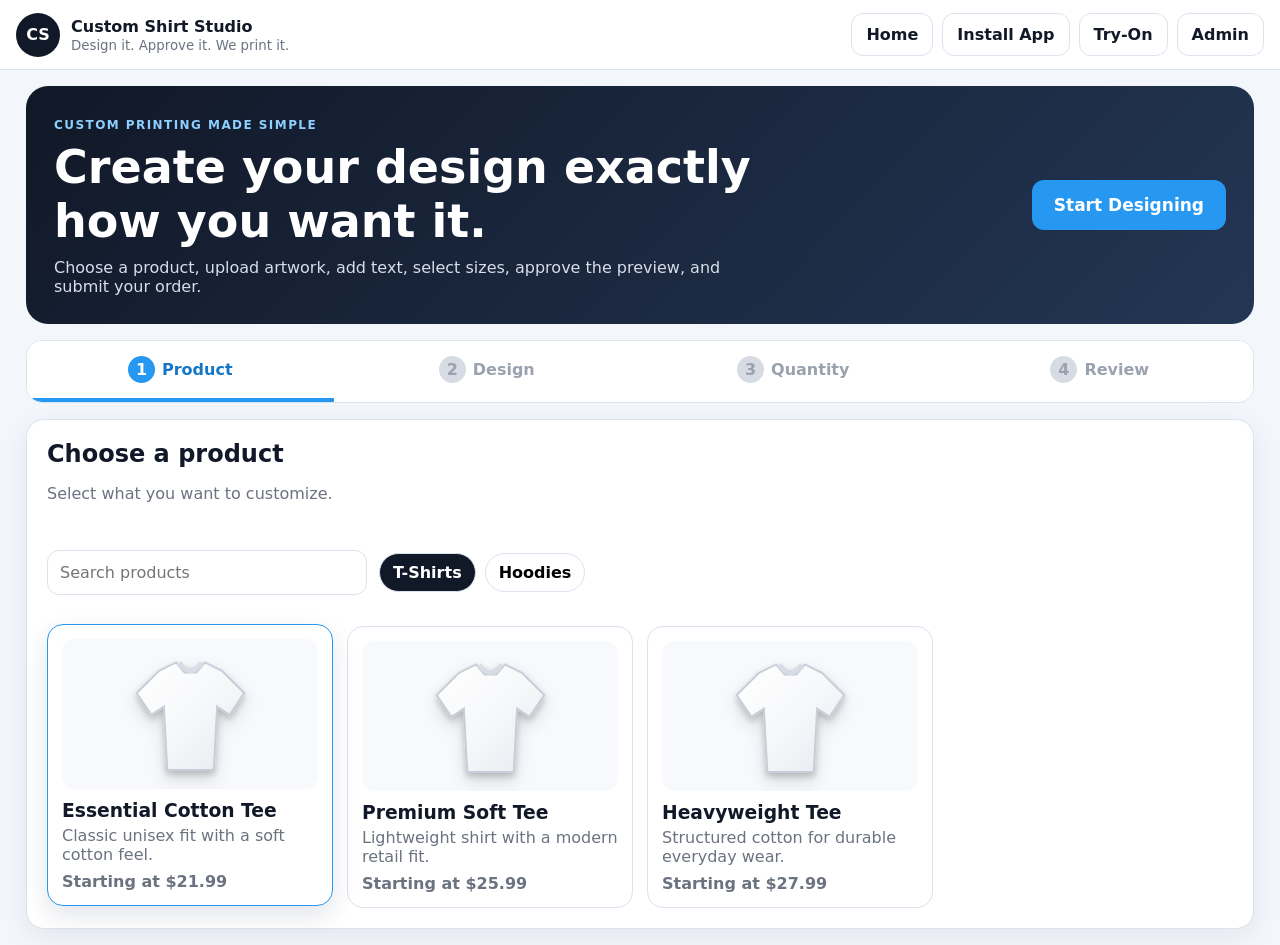
<file: index.html>
<!doctype html>
<html lang="en">
<head>
  <meta charset="utf-8">
  <meta name="viewport" content="width=device-width,initial-scale=1,viewport-fit=cover">
  <meta name="theme-color" content="#111827">
  <meta name="description" content="Design and order custom apparel from your phone or computer.">
  <link rel="manifest" href="manifest.json">
  <link rel="icon" href="icons/icon-192.svg">
  <link rel="apple-touch-icon" href="icons/icon-192.svg">
  <link rel="stylesheet" href="styles.css">
  <title>Custom Shirt Studio</title>
</head>
<body>
<header class="topbar">
  <div class="brand">
    <div class="logo">CS</div>
    <div><strong id="brandName">Custom Shirt Studio</strong><small>Design it. Approve it. We print it.</small></div>
  </div>
  <div class="top-actions">
    <button id="homeBtn" class="btn ghost">Home</button>
    <button id="installBtn" class="btn ghost" hidden>Install App</button>
    <a class="btn ghost" href="tryon.html">Try-On</a><a class="btn ghost" href="admin.html">Admin</a>
  </div>
</header>

<main class="shell">
  <section class="hero">
    <div>
      <span class="eyebrow">CUSTOM PRINTING MADE SIMPLE</span>
      <h1>Create your design exactly how you want it.</h1>
      <p>Choose a product, upload artwork, add text, select sizes, approve the preview, and submit your order.</p>
    </div>
    <button id="startDesignBtn" class="btn primary large">Start Designing</button>
  </section>

  <nav class="steps" aria-label="Order steps">
    <button class="step active" data-step="1"><span>1</span>Product</button>
    <button class="step" data-step="2"><span>2</span>Design</button>
    <button class="step" data-step="3"><span>3</span>Quantity</button>
    <button class="step" data-step="4"><span>4</span>Review</button>
  </nav>

  <section id="panel1" class="panel active">
    <div class="card section-card">
      <div class="section-head"><div><h2>Choose a product</h2><p>Select what you want to customize.</p></div></div>
      <div class="catalog-tools"><input id="productSearch" placeholder="Search products"><div id="categoryTabs" class="category-tabs"></div></div>
      <div id="productGrid" class="product-grid"></div>
    </div>
  </section>

  <section id="panel2" class="panel">
    <div class="designer-layout">
      <aside class="card controls">
        <h2>Customize</h2>
        <div class="selected-product">
          <div id="selectedProductThumb" class="mini-product"></div>
          <div><strong id="selectedProductName">Classic T-Shirt</strong><small id="selectedProductPrice">Starting at $31.99</small></div>
        </div>

        <label>Garment color
          <div id="swatches" class="swatches"></div>
        </label>

        <div class="print-location-grid">
          <button class="side active" data-side="front">Front</button>
          <button class="side" data-side="back">Back</button>
          <button class="side" data-side="leftChest">Left Chest</button>
          <button class="side" data-side="rightChest">Right Chest</button>
          <button class="side" data-side="leftSleeve">Left Sleeve</button>
          <button class="side" data-side="rightSleeve">Right Sleeve</button>
        </div>

        <button id="uploadBtn" class="btn primary full">Upload Artwork</button>
        <input id="fileInput" type="file" accept="image/png,image/jpeg,image/webp,image/svg+xml" hidden>

        <div class="text-studio">
          <div class="tool-heading"><strong>Text Studio</strong><span>Add as many text layers as needed</span></div>
          <textarea id="textInput" rows="2" placeholder="Type your text"></textarea>
          <div class="two">
            <select id="fontSelect" aria-label="Font">
              <option value="Arial">Arial</option>
              <option value="Impact">Impact</option>
              <option value="Georgia">Georgia</option>
              <option value="Trebuchet MS">Trebuchet</option>
              <option value="Courier New">Courier</option>
              <option value="Verdana">Verdana</option>
              <option value="Tahoma">Tahoma</option>
              <option value="Times New Roman">Times New Roman</option>
              <option value="Comic Sans MS">Comic Sans</option>
              <option value="Arial Black">Arial Black</option>
              <option value="Brush Script MT">Brush Script</option>
              <option value="Lucida Handwriting">Handwriting</option>
            </select>
            <input id="textColor" type="color" value="#111111" aria-label="Text color">
          </div>
          <div class="text-format-row">
            <button id="boldBtn" class="format-btn active" type="button"><b>B</b></button>
            <button id="italicBtn" class="format-btn" type="button"><i>I</i></button>
            <button id="underlineBtn" class="format-btn" type="button"><u>U</u></button>
            <button class="align-btn format-btn active" data-align="center" type="button">Center</button>
          </div>
          <div class="two">
            <label class="compact-label">Outline color<input id="textOutlineColor" type="color" value="#ffffff"></label>
            <label class="compact-label">Shadow color<input id="textShadowColor" type="color" value="#000000"></label>
          </div>
          <div class="two">
            <label class="compact-label">Outline<input id="textOutlineSize" type="number" min="0" max="24" value="0"></label>
            <label class="compact-label">Shadow blur<input id="shadowBlur" type="number" min="0" max="40" value="0"></label>
          </div>
          <label class="compact-label">Letter spacing<input id="letterSpacing" type="range" min="-5" max="30" value="0"></label>
          <label class="compact-label">Curve<input id="curveRange" type="range" min="-160" max="160" value="0"></label>
          <button id="addTextBtn" class="btn soft full">Add New Text Layer</button>
          <button id="updateTextBtn" class="btn ghost full" type="button">Update Selected Text</button>
        </div>

        <div class="selected-box">
          <h3>Selected item</h3>
          <div class="selection-actions">
            <button id="lockBtn" class="btn ghost" type="button">Lock</button>
            <button id="hideBtn" class="btn ghost" type="button">Hide</button>
            <button id="flipHBtn" class="btn ghost" type="button">Flip H</button>
            <button id="flipVBtn" class="btn ghost" type="button">Flip V</button>
          </div>
          <div class="two">
            <button id="centerHBtn" class="btn ghost">Center Horizontally</button>
            <button id="centerVBtn" class="btn ghost">Center Vertically</button>
          </div>
          <label>Size<input id="sizeRange" type="range" min="30" max="300" value="110"></label>
          <label>Rotate<input id="rotateRange" type="range" min="-180" max="180" value="0"></label>
          <label>Opacity<input id="opacityRange" type="range" min="20" max="100" value="100"></label>
          <div class="two">
            <button id="duplicateBtn" class="btn soft">Duplicate</button>
            <button id="deleteBtn" class="btn danger">Delete</button>
          </div>
          <div class="two">
            <button id="undoBtn" class="btn ghost">Undo</button>
            <button id="redoBtn" class="btn ghost">Redo</button>
          </div>
          <div class="two">
            <button id="bringFrontBtn" class="btn ghost" type="button">Bring Forward</button>
            <button id="sendBackBtn" class="btn ghost" type="button">Send Back</button>
          </div>
        </div>
        <div class="layers-panel">
          <div class="layers-head"><h3>Layers</h3><span id="layerCount">0</span></div>
          <div id="layersList" class="layers-list"></div>
        </div>
      </aside>

      <section class="card designer">
        <div class="designer-head">
          <div><h2 id="designerProductTitle">Classic T-Shirt</h2><p id="sideTitle">Front preview</p></div>
          <div class="top-actions"><button id="zoomOutBtn" class="btn ghost">−</button><span id="zoomLabel" class="zoom-label">100%</span><button id="zoomInBtn" class="btn ghost">+</button><button id="exportPrintBtn" class="btn ghost">Export Print PNG</button><button id="clearBtn" class="btn ghost">Clear side</button></div>
        </div>
        <div class="shirt-area">
          <div id="mockupWrap" class="mockup-wrap">
            <div id="garmentMockup" class="garment-photo-stage tee">
              <img id="garmentPhoto" class="garment-photo" src="assets/tee-realistic.svg" alt="Realistic T-shirt mockup">
              <div id="garmentTint" class="garment-tint"></div>
              <div class="print-zone">
                <div class="safe-area-label">PRINT AREA</div>
                <canvas id="designCanvas" width="700" height="840"></canvas>
              </div>
            </div>
          </div>
        </div>
        <p class="helper">Click an item to select it. Drag the center to move, drag a blue corner to resize, and drag the round top handle to rotate.</p>
      </section>
    </div>
    <div class="footer-actions">
      <button class="btn ghost" data-go="1">Back</button>
      <button id="saveBtn" class="btn ghost">Save Design</button>
      <button class="btn primary" data-go="3">Choose Sizes</button>
    </div>
  </section>

  <section id="panel3" class="panel">
    <div class="card quantity">
      <h2>Choose sizes and quantities</h2>
      <p>Pricing updates automatically based on the total number of items.</p>
      <div class="audience-tabs">
        <button class="audience active" data-audience="Adult">Adult</button>
        <button class="audience" data-audience="Youth">Youth</button>
      </div>
      <div id="sizeGrid" class="size-grid"></div>
      <div class="price-card">
        <div><span>Total items</span><strong id="totalQty">0</strong></div>
        <div><span>Price per item</span><strong id="unitPrice">$0.00</strong></div>
        <div><span>Print areas</span><strong id="printAreaCount">0</strong></div>
        <div class="price-total"><span>Estimated total</span><strong id="totalPrice">$0.00</strong></div>
      </div>
      <div class="footer-actions">
        <button class="btn ghost" data-go="2">Back to Design</button>
        <button id="toReviewBtn" class="btn primary">Review Order</button>
      </div>
    </div>
  </section>

  <section id="panel4" class="panel">
    <div class="review-layout">
      <section class="card review-card">
        <h2>Review your design</h2>
        <div class="preview-grid">
          <div><h3>Front</h3><img id="frontPreview" alt="Front preview"></div>
          <div><h3>Back</h3><img id="backPreview" alt="Back preview"></div>
          <div><h3>Left Chest</h3><img id="leftChestPreview" alt="Left chest preview"></div>
          <div><h3>Right Chest</h3><img id="rightChestPreview" alt="Right chest preview"></div>
          <div><h3>Left Sleeve</h3><img id="leftSleevePreview" alt="Left sleeve preview"></div>
          <div><h3>Right Sleeve</h3><img id="rightSleevePreview" alt="Right sleeve preview"></div>
        </div>
      </section>

      <aside class="card summary">
        <h2>Order Summary</h2>
        <div class="summary-line"><span>Product</span><strong id="summaryProduct"></strong></div>
        <div class="summary-line"><span>Color</span><strong id="summaryColor"></strong></div>
        <div class="summary-line"><span>Quantity</span><strong id="summaryQty"></strong></div>
        <div class="summary-line"><span>Sizes</span><strong id="summarySizes"></strong></div>
        <div class="summary-line"><span>Fulfillment</span><strong id="summaryFulfillment"></strong></div>
        <div class="summary-line total"><span>Total</span><strong id="summaryTotal"></strong></div>

        <label class="approval"><input id="approvalCheck" type="checkbox"><span>I approve the artwork, spelling, placement, garment color, and size quantities shown.</span></label>

        <div class="stack">
          <input id="customerName" placeholder="Full name">
          <input id="customerEmail" type="email" placeholder="Email address">
          <input id="customerPhone" type="tel" placeholder="Phone number">
          <select id="deliveryMethod">
            <option value="Store pickup">Store pickup</option>
            <option value="Shipping">Shipping</option>
            <option value="Local delivery">Local delivery</option>
          </select>
          <textarea id="orderNotes" placeholder="Order notes"></textarea><div class="two"><input id="couponInput" placeholder="Coupon code"><button id="applyCouponBtn" class="btn soft">Apply</button></div><div id="couponMessage" class="coupon-message"></div>
        </div>

        <button id="placeOrderBtn" class="btn pay full">Place Demo Order</button>
        <p class="demo-note">This package stores orders in the browser. Stripe and cloud storage require your business account keys.</p>
        <button class="btn ghost full" data-go="3">Edit Quantity</button>
      </aside>
    </div>
  </section>
</main>

<div id="toast" class="toast"></div>
<script src="config.js"></script><script src="catalog.js"></script><script src="app.js"></script><script src="click-hotfix.js"></script><script src="designer-v10.js"></script><script src="drag-shirt-fix.js"></script>
</body>
</html>
</file>
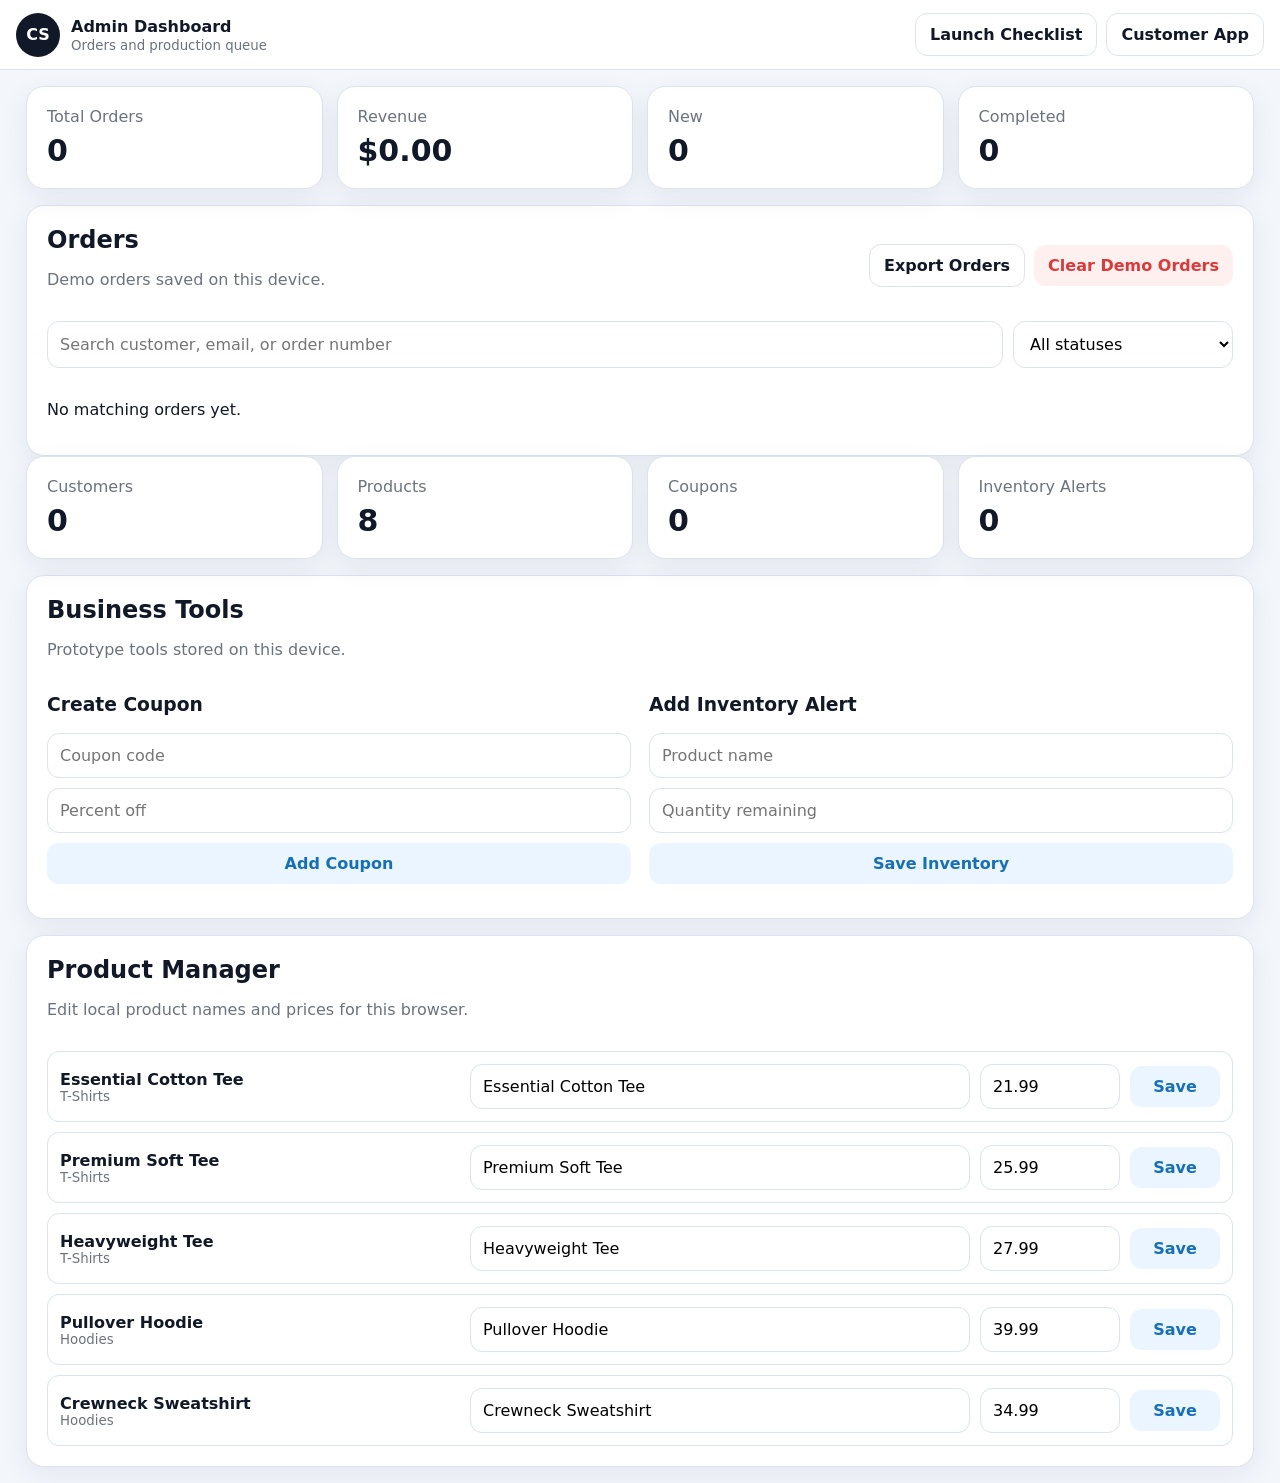
<file: admin.html>
<!doctype html>
<html lang="en">
<head>
  <meta charset="utf-8">
  <meta name="viewport" content="width=device-width,initial-scale=1">
  <meta name="theme-color" content="#111827">
  <link rel="stylesheet" href="styles.css">
  <title>Admin Dashboard</title>
</head>
<body>
<header class="topbar">
  <div class="brand"><div class="logo">CS</div><div><strong>Admin Dashboard</strong><small>Orders and production queue</small></div></div>
  <div class="top-actions"><a class="btn ghost" href="launch-checklist.html">Launch Checklist</a><a class="btn ghost" href="index.html">Customer App</a></div>
</header>
<main class="shell">
  <section class="admin-stats">
    <div class="stat card"><span>Total Orders</span><strong id="statOrders">0</strong></div>
    <div class="stat card"><span>Revenue</span><strong id="statRevenue">$0.00</strong></div>
    <div class="stat card"><span>New</span><strong id="statNew">0</strong></div>
    <div class="stat card"><span>Completed</span><strong id="statCompleted">0</strong></div>
  </section>

  <section class="card section-card">
    <div class="section-head">
      <div><h2>Orders</h2><p>Demo orders saved on this device.</p></div>
      <div class="top-actions">
        <button id="exportBtn" class="btn ghost">Export Orders</button>
        <button id="clearOrdersBtn" class="btn danger">Clear Demo Orders</button>
      </div>
    </div>
    <div class="admin-filters">
      <input id="searchOrders" placeholder="Search customer, email, or order number">
      <select id="statusFilter">
        <option value="">All statuses</option>
        <option>New</option><option>Artwork Check</option><option>Printing</option><option>Ready</option><option>Completed</option>
      </select>
    </div>
    <div id="ordersList" class="orders-list"></div>
  </section>

<section class="admin-stats">
  <div class="stat card"><span>Customers</span><strong id="statCustomers">0</strong></div>
  <div class="stat card"><span>Products</span><strong id="statProducts">8</strong></div>
  <div class="stat card"><span>Coupons</span><strong id="statCoupons">0</strong></div>
  <div class="stat card"><span>Inventory Alerts</span><strong id="statInventory">0</strong></div>
</section>

<section class="card section-card" style="margin-top:16px">
  <div class="section-head"><div><h2>Business Tools</h2><p>Prototype tools stored on this device.</p></div></div>
  <div class="admin-tools-grid">
    <div>
      <h3>Create Coupon</h3>
      <div class="stack">
        <input id="couponCode" placeholder="Coupon code">
        <input id="couponPercent" type="number" min="1" max="100" placeholder="Percent off">
        <button id="addCouponBtn" class="btn soft">Add Coupon</button>
      </div>
      <div id="couponList" class="mini-list"></div>
    </div>
    <div>
      <h3>Add Inventory Alert</h3>
      <div class="stack">
        <input id="inventoryProduct" placeholder="Product name">
        <input id="inventoryQty" type="number" min="0" placeholder="Quantity remaining">
        <button id="addInventoryBtn" class="btn soft">Save Inventory</button>
      </div>
      <div id="inventoryList" class="mini-list"></div>
    </div>
  </div>
</section>


<section class="card section-card" style="margin-top:16px">
  <div class="section-head"><div><h2>Product Manager</h2><p>Edit local product names and prices for this browser.</p></div></div>
  <div id="productAdminList" class="product-admin-list"></div>
</section>
</main>

<script src="config.js"></script><script src="catalog.js"></script><script src="admin.js"></script>
</body>
</html>
</file>
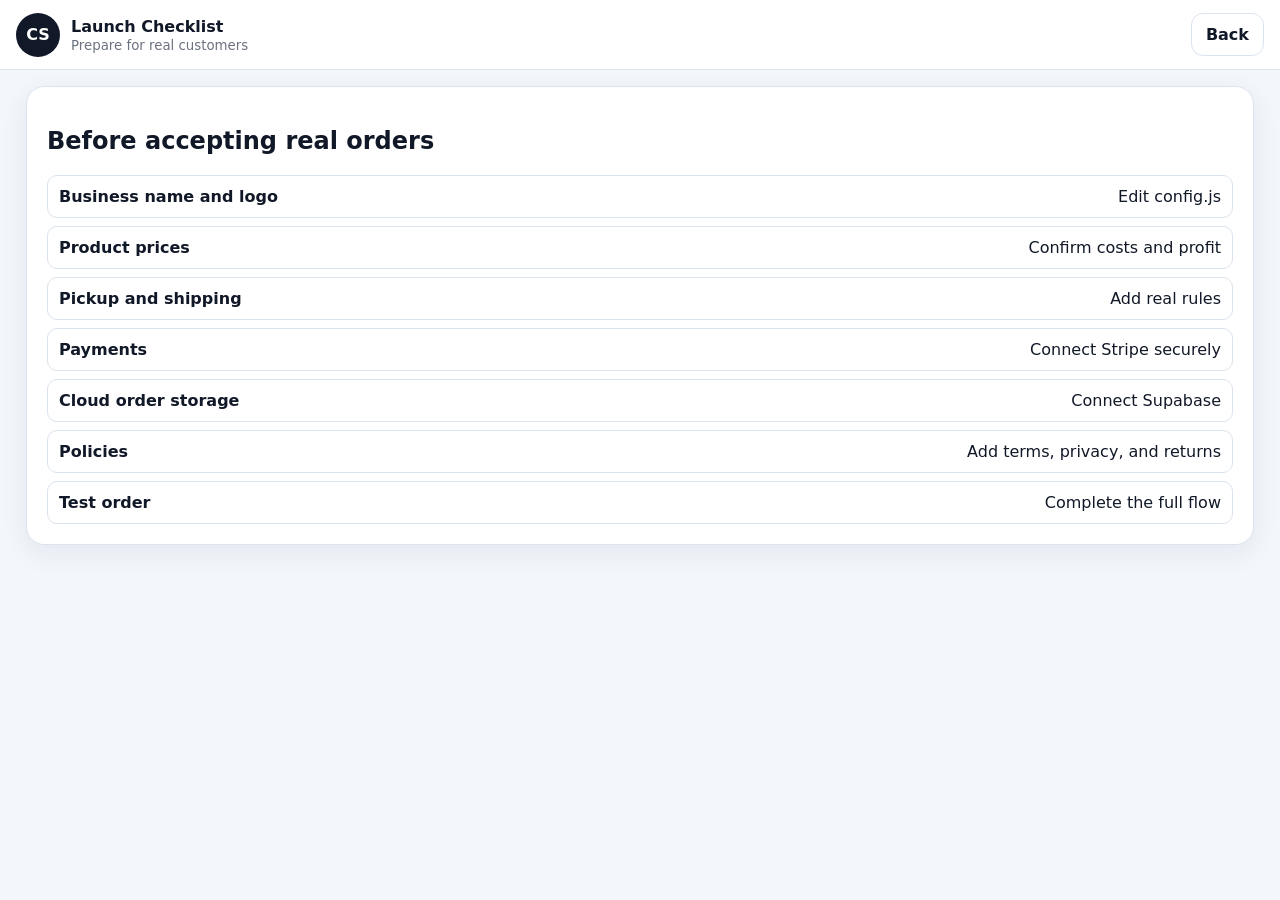
<file: launch-checklist.html>
<!doctype html><html><head><meta charset="utf-8"><meta name="viewport" content="width=device-width,initial-scale=1"><link rel="stylesheet" href="styles.css"><title>Launch Checklist</title></head>
<body><header class="topbar"><div class="brand"><div class="logo">CS</div><div><strong>Launch Checklist</strong><small>Prepare for real customers</small></div></div><a class="btn ghost" href="index.html">Back</a></header>
<main class="shell"><section class="card section-card"><h2>Before accepting real orders</h2>
<div class="mini-list">
<div class="mini-row"><strong>Business name and logo</strong><span>Edit config.js</span></div>
<div class="mini-row"><strong>Product prices</strong><span>Confirm costs and profit</span></div>
<div class="mini-row"><strong>Pickup and shipping</strong><span>Add real rules</span></div>
<div class="mini-row"><strong>Payments</strong><span>Connect Stripe securely</span></div>
<div class="mini-row"><strong>Cloud order storage</strong><span>Connect Supabase</span></div>
<div class="mini-row"><strong>Policies</strong><span>Add terms, privacy, and returns</span></div>
<div class="mini-row"><strong>Test order</strong><span>Complete the full flow</span></div>
</div></section></main></body></html>
</file>
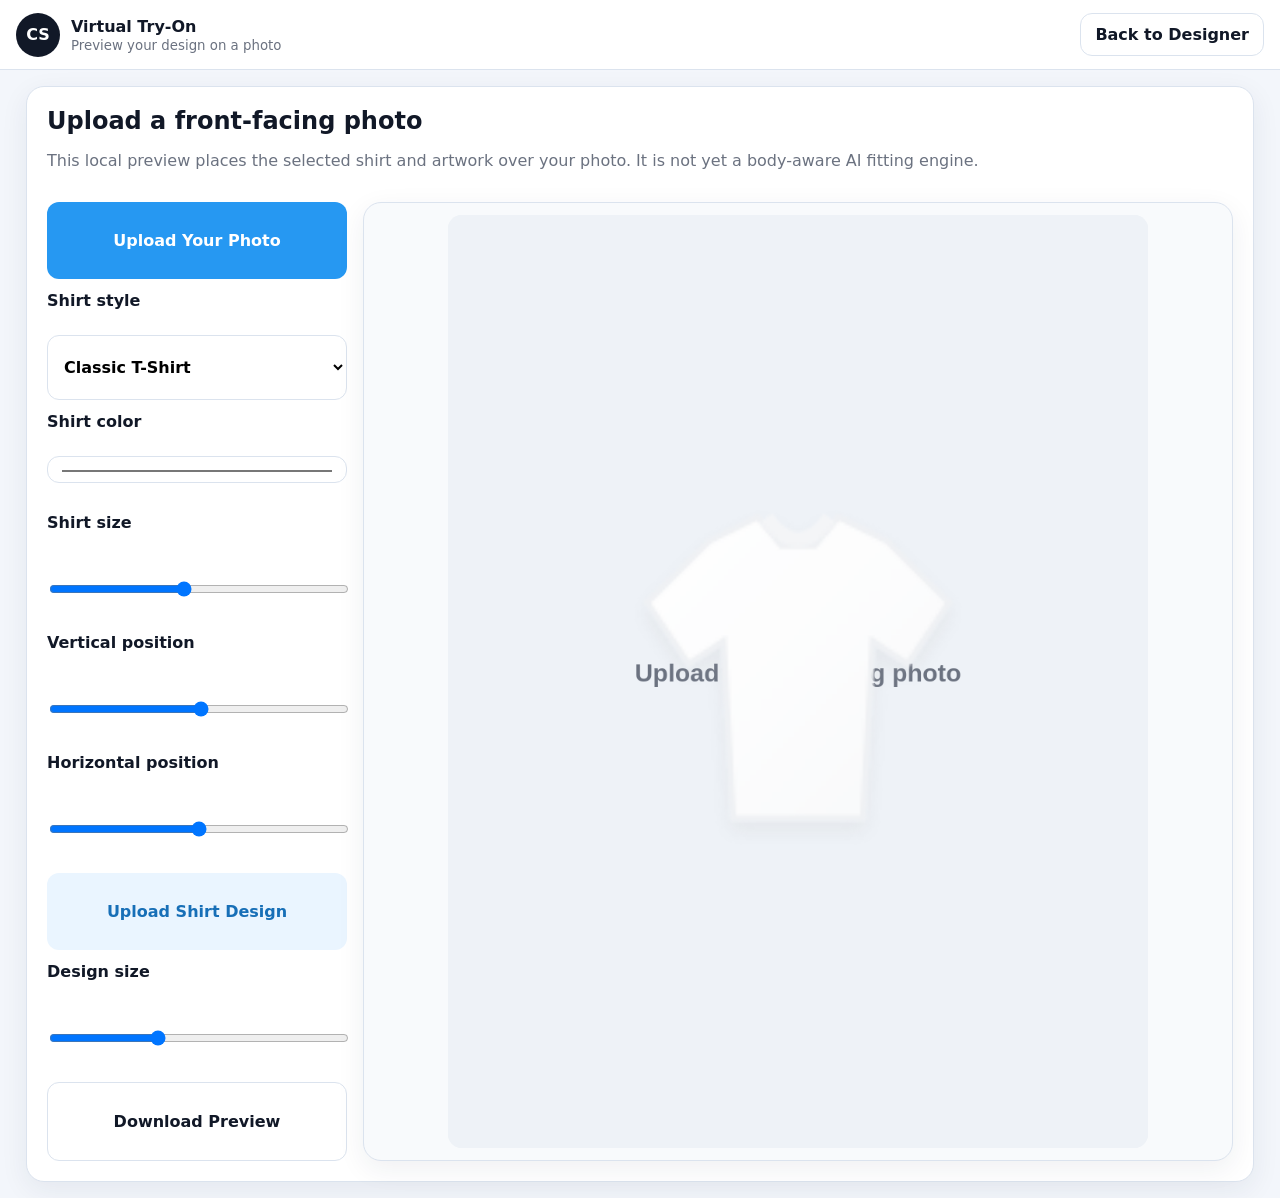
<file: tryon.html>
<!doctype html>
<html lang="en">
<head>
<meta charset="utf-8">
<meta name="viewport" content="width=device-width,initial-scale=1,viewport-fit=cover">
<meta name="theme-color" content="#111827">
<link rel="stylesheet" href="styles.css">
<title>Virtual Try-On</title>
</head>
<body>
<header class="topbar">
  <div class="brand"><div class="logo">CS</div><div><strong>Virtual Try-On</strong><small>Preview your design on a photo</small></div></div>
  <div class="top-actions"><a class="btn ghost" href="index.html">Back to Designer</a></div>
</header>

<main class="shell">
  <section class="card section-card">
    <div class="section-head">
      <div>
        <h2>Upload a front-facing photo</h2>
        <p>This local preview places the selected shirt and artwork over your photo. It is not yet a body-aware AI fitting engine.</p>
      </div>
    </div>

    <div class="tryon-layout">
      <aside class="tryon-controls">
        <button id="personUploadBtn" class="btn primary full">Upload Your Photo</button>
        <input id="personFile" type="file" accept="image/png,image/jpeg,image/webp" hidden>

        <label>Shirt style
          <select id="tryonProduct">
            <option value="assets/tee-realistic.svg">Classic T-Shirt</option>
            <option value="assets/hoodie-realistic.svg">Pullover Hoodie</option>
          </select>
        </label>

        <label>Shirt color
          <input id="shirtTint" type="color" value="#ffffff">
        </label>

        <label>Shirt size
          <input id="shirtScale" type="range" min="25" max="100" value="58">
        </label>

        <label>Vertical position
          <input id="shirtY" type="range" min="10" max="85" value="48">
        </label>

        <label>Horizontal position
          <input id="shirtX" type="range" min="15" max="85" value="50">
        </label>

        <button id="designUploadBtn" class="btn soft full">Upload Shirt Design</button>
        <input id="designFile" type="file" accept="image/png,image/jpeg,image/webp" hidden>

        <label>Design size
          <input id="designScale" type="range" min="8" max="55" value="24">
        </label>

        <button id="downloadTryonBtn" class="btn ghost full">Download Preview</button>
      </aside>

      <section class="tryon-stage card">
        <canvas id="tryonCanvas" width="900" height="1200"></canvas>
      </section>
    </div>
  </section>
</main>

<script src="tryon.js"></script>
</body>
</html>
</file>
<file: styles.css>
:root{--ink:#111827;--muted:#6b7280;--line:#dbe3ee;--bg:#f3f6fb;--card:#fff;--blue:#2698f2;--blue2:#1476c9;--danger:#d93a3a;--shirt:#fff}
*{box-sizing:border-box}body{margin:0;font-family:Inter,system-ui,-apple-system,BlinkMacSystemFont,"Segoe UI",sans-serif;color:var(--ink);background:var(--bg)}button,input,select,textarea{font:inherit}button{cursor:pointer}
.topbar{position:sticky;top:0;z-index:30;min-height:70px;display:flex;align-items:center;justify-content:space-between;gap:16px;padding:12px max(16px,env(safe-area-inset-right)) 12px max(16px,env(safe-area-inset-left));background:rgba(255,255,255,.96);border-bottom:1px solid var(--line);backdrop-filter:blur(14px)}
.brand{display:flex;align-items:center;gap:11px}.logo{width:44px;height:44px;border-radius:50%;display:grid;place-items:center;background:var(--ink);color:#fff;font-weight:900}.brand strong{display:block}.brand small{display:block;color:var(--muted);margin-top:2px}.top-actions{display:flex;gap:9px;align-items:center}
.btn{border:0;border-radius:12px;padding:11px 14px;font-weight:800;text-decoration:none;display:inline-flex;align-items:center;justify-content:center}.ghost{background:#fff;border:1px solid var(--line);color:var(--ink)}.primary{background:var(--blue);color:#fff}.primary:hover,.pay:hover{background:var(--blue2)}.soft{background:#eaf5ff;color:#176fb7}.danger{background:#fff0f0;color:var(--danger)}.pay{background:var(--ink);color:#fff}.large{padding:15px 22px;font-size:17px}.full{width:100%}
.shell{max-width:1260px;margin:0 auto;padding:16px}.hero{display:flex;align-items:center;justify-content:space-between;gap:24px;background:linear-gradient(135deg,#111827,#233654);color:#fff;border-radius:22px;padding:28px;margin-bottom:16px}.hero h1{margin:7px 0 10px;font-size:clamp(28px,5vw,46px);max-width:750px}.hero p{margin:0;color:#d7deea;max-width:700px}.eyebrow{font-size:12px;letter-spacing:.12em;color:#8dcfff;font-weight:900}
.steps{display:grid;grid-template-columns:repeat(4,1fr);background:#fff;border:1px solid var(--line);border-radius:16px;overflow:hidden;margin-bottom:16px}.step{border:0;background:#fff;padding:15px 8px;color:#9aa2af;font-weight:900;border-bottom:4px solid transparent}.step span{display:inline-grid;place-items:center;width:27px;height:27px;border-radius:50%;background:#d7dce4;margin-right:7px}.step.active{color:var(--blue2);border-color:var(--blue)}.step.active span{background:var(--blue);color:#fff}
.panel{display:none}.panel.active{display:block}.card{background:var(--card);border:1px solid var(--line);border-radius:18px;box-shadow:0 8px 28px rgba(24,40,70,.07)}.section-card,.controls,.designer,.quantity,.review-card,.summary{padding:20px}.section-head{display:flex;justify-content:space-between;gap:16px;align-items:center}.section-head h2,.controls h2,.designer h2,.quantity h2,.summary h2{margin:0}.section-head p,.quantity>p{color:var(--muted)}
.category-tabs{display:flex;flex-wrap:wrap;gap:9px;margin:18px 0}.category{border:1px solid var(--line);background:#fff;padding:9px 13px;border-radius:999px;font-weight:800}.category.active{background:var(--ink);color:#fff}
.product-grid{display:grid;grid-template-columns:repeat(4,1fr);gap:14px}.product-card{border:1px solid var(--line);border-radius:16px;padding:14px;background:#fff;cursor:pointer;transition:.18s}.product-card:hover,.product-card.selected{transform:translateY(-2px);box-shadow:0 10px 24px rgba(24,40,70,.12);border-color:var(--blue)}.product-visual{height:150px;display:grid;place-items:center;background:#f7f9fc;border-radius:13px;margin-bottom:11px}.product-shape{width:95px;height:115px;background:var(--pcolor,#fff);clip-path:polygon(22% 3%,36% 0,42% 7%,58% 7%,64% 0,78% 3%,100% 21%,88% 39%,78% 31%,76% 100%,24% 100%,22% 31%,12% 39%,0 21%);box-shadow:0 8px 18px rgba(0,0,0,.12)}.product-card h3{margin:0 0 5px}.product-card p{margin:0;color:var(--muted)}
.designer-layout{display:grid;grid-template-columns:310px 1fr;gap:16px}.selected-product{display:flex;align-items:center;gap:10px;background:#f7f9fc;padding:10px;border-radius:13px;margin:14px 0}.mini-product{width:45px;height:55px;background:var(--shirt);clip-path:polygon(22% 3%,36% 0,42% 7%,58% 7%,64% 0,78% 3%,100% 21%,88% 39%,78% 31%,76% 100%,24% 100%,22% 31%,12% 39%,0 21%)}.selected-product small{display:block;color:var(--muted)}
.controls label{display:grid;gap:7px;font-weight:800;margin-bottom:14px}select,input,textarea{width:100%;border:1px solid var(--line);border-radius:12px;padding:12px;background:#fff}textarea{min-height:86px;resize:vertical}.stack{display:grid;gap:10px}.two{display:grid;grid-template-columns:1fr 1fr;gap:10px}#textColor{height:45px}.swatches{display:flex;flex-wrap:wrap;gap:9px}.swatch{width:35px;height:35px;border-radius:10px;border:2px solid #fff;box-shadow:0 0 0 1px #b7c0cc}.swatch.active{box-shadow:0 0 0 3px var(--blue)}
.segment{display:grid;grid-template-columns:repeat(3,1fr);gap:7px;margin:17px 0}.side,.audience{padding:10px;border-radius:12px;border:1px solid var(--line);background:#fff;font-weight:900}.side.active,.audience.active{background:var(--ink);color:#fff}.selected-box{border-top:1px solid var(--line);margin-top:18px;padding-top:12px}.selected-box h3{margin:0 0 10px}.selected-box label{color:var(--muted)}
.designer{min-height:720px}.designer-head{display:flex;align-items:flex-start;justify-content:space-between;gap:12px}.designer-head p{margin:4px 0;color:var(--muted)}.shirt-area{min-height:610px;display:grid;place-items:center;border-radius:16px;overflow:hidden;background:radial-gradient(circle at center,#fff 0,#f7f9fc 58%,#edf2f8 100%)}.garment{position:relative;width:520px;height:590px;background:var(--shirt);clip-path:polygon(22% 3%,36% 0,42% 7%,58% 7%,64% 0,78% 3%,100% 21%,88% 39%,78% 31%,76% 100%,24% 100%,22% 31%,12% 39%,0 21%);box-shadow:inset 0 0 0 1px rgba(0,0,0,.08),0 14px 28px rgba(0,0,0,.13)}.garment.hoodie{clip-path:polygon(25% 8%,38% 1%,43% 9%,57% 9%,62% 1%,75% 8%,96% 22%,87% 40%,78% 33%,76% 100%,24% 100%,22% 33%,13% 40%,4% 22%)}.garment-neck{position:absolute;left:41%;top:0;width:18%;height:9%;background:rgba(0,0,0,.10);border-radius:0 0 50% 50%}.print-zone{position:absolute;left:20%;top:15%;width:60%;height:72%}#designCanvas{width:100%;height:100%;touch-action:none}.helper{text-align:center;color:var(--muted);margin-bottom:0}.footer-actions{display:flex;justify-content:flex-end;gap:12px;padding-top:16px;padding-bottom:max(4px,env(safe-area-inset-bottom))}
.audience-tabs{display:flex;gap:9px;margin-top:16px}.size-grid{display:grid;grid-template-columns:repeat(4,1fr);gap:13px;margin:22px 0}.size-box{display:grid;gap:6px;font-weight:900}.size-box input{text-align:center}.price-card{background:#eef7ff;border-radius:16px;padding:18px;display:grid;gap:12px}.price-card>div{display:flex;justify-content:space-between}.price-total{border-top:1px solid var(--line);padding-top:12px;font-size:21px}
.review-layout{display:grid;grid-template-columns:1fr 390px;gap:16px}.preview-grid{display:grid;grid-template-columns:repeat(3,1fr);gap:14px}.preview-grid img{width:100%;min-height:230px;object-fit:contain;border:1px solid var(--line);border-radius:14px;background:#f8fafc}.summary-line{display:flex;justify-content:space-between;gap:15px;padding:11px 0;border-bottom:1px solid var(--line)}.summary-line strong{text-align:right}.summary-line.total{font-size:20px}.approval{display:flex!important;grid-template-columns:auto 1fr!important;align-items:flex-start;gap:9px;margin:17px 0!important;font-size:14px}.approval input{width:auto;margin-top:3px}.demo-note{text-align:center;color:var(--muted);font-size:12px}
.toast{position:fixed;left:50%;bottom:22px;z-index:50;transform:translate(-50%,120px);background:var(--ink);color:#fff;padding:12px 17px;border-radius:12px;transition:.25s;box-shadow:0 10px 30px rgba(0,0,0,.2)}.toast.show{transform:translate(-50%,0)}
.admin-stats{display:grid;grid-template-columns:repeat(4,1fr);gap:14px;margin-bottom:16px}.stat{padding:20px}.stat span{display:block;color:var(--muted)}.stat strong{display:block;font-size:30px;margin-top:7px}.admin-filters{display:grid;grid-template-columns:1fr 220px;gap:10px;margin:16px 0}.orders-list{display:grid;gap:12px}.order-card{border:1px solid var(--line);border-radius:15px;padding:15px}.order-head{display:flex;justify-content:space-between;gap:12px}.order-meta{display:grid;grid-template-columns:repeat(4,1fr);gap:10px;margin:12px 0}.order-meta div{background:#f7f9fc;padding:10px;border-radius:10px}.order-meta span{display:block;color:var(--muted);font-size:12px}.status-select{max-width:170px}
@media(max-width:980px){.product-grid{grid-template-columns:repeat(2,1fr)}.designer-layout,.review-layout{grid-template-columns:1fr}.controls{order:2}.preview-grid{grid-template-columns:1fr 1fr}.admin-stats{grid-template-columns:repeat(2,1fr)}}
@media(max-width:600px){.topbar{min-height:62px}.brand small{display:none}.shell{padding:10px}.hero{align-items:flex-start;flex-direction:column;padding:20px}.steps{position:sticky;top:62px;z-index:15}.step{font-size:11px;padding:10px 2px}.step span{width:22px;height:22px;margin-right:2px}.section-card,.controls,.designer,.quantity,.review-card,.summary{padding:14px}.product-grid{grid-template-columns:1fr 1fr;gap:9px}.product-visual{height:115px}.shirt-area{min-height:395px}.garment{width:330px;height:375px}.size-grid{grid-template-columns:repeat(2,1fr)}.preview-grid{grid-template-columns:1fr}.footer-actions{flex-direction:column-reverse}.footer-actions .btn{width:100%}.admin-filters{grid-template-columns:1fr}.order-meta{grid-template-columns:1fr 1fr}.top-actions .btn{padding:9px 10px;font-size:12px}}

.tryon-layout{display:grid;grid-template-columns:300px 1fr;gap:16px;margin-top:16px}
.tryon-controls{display:grid;gap:12px}
.tryon-controls label{display:grid;gap:7px;font-weight:800}
.tryon-stage{display:grid;place-items:center;padding:12px;min-height:650px;background:#f8fafc}
#tryonCanvas{width:min(100%,700px);height:auto;border-radius:14px;background:#eef2f7}
.admin-tools-grid{display:grid;grid-template-columns:1fr 1fr;gap:18px}
.mini-list{display:grid;gap:8px;margin-top:12px}
.mini-row{display:flex;justify-content:space-between;gap:12px;padding:10px;border:1px solid var(--line);border-radius:10px}
@media(max-width:800px){.tryon-layout,.admin-tools-grid{grid-template-columns:1fr}.tryon-controls{order:2}}

.mini-list{display:grid;gap:8px;margin-top:14px}.mini-row{display:flex;justify-content:space-between;gap:12px;padding:11px;border:1px solid var(--line);border-radius:10px;background:#fff}

.print-zone{outline:2px dashed rgba(38,152,242,.65);outline-offset:-2px}
.safe-area-label{position:absolute;top:6px;left:50%;transform:translateX(-50%);font-size:10px;font-weight:900;letter-spacing:.12em;color:rgba(38,152,242,.8);z-index:2;pointer-events:none}
.layers-panel{border-top:1px solid var(--line);margin-top:18px;padding-top:12px}
.layers-head{display:flex;align-items:center;justify-content:space-between}
.layers-head h3{margin:0}.layers-head span{display:grid;place-items:center;width:26px;height:26px;border-radius:50%;background:#eef4fb;font-weight:900}
.layers-list{display:grid;gap:7px;margin-top:10px;max-height:220px;overflow:auto}
.layer-row{display:grid;grid-template-columns:42px 1fr;align-items:center;gap:8px;width:100%;border:1px solid var(--line);background:#fff;border-radius:10px;padding:9px;text-align:left}
.layer-row span{display:grid;place-items:center;background:#eef6ff;border-radius:8px;height:32px;font-size:11px;font-weight:900;color:#176fb7}
.layer-row strong{overflow:hidden;text-overflow:ellipsis;white-space:nowrap}
.layer-row.active{border-color:var(--blue);box-shadow:0 0 0 2px rgba(38,152,242,.15)}

.catalog-tools{display:flex;gap:12px;align-items:center;flex-wrap:wrap;margin:16px 0}.catalog-tools input{max-width:320px}.product-card p+p{margin-top:8px}@media(max-width:650px){.catalog-tools{align-items:stretch}.catalog-tools input{max-width:none}.category-tabs{margin:0}}

.zoom-label{min-width:48px;text-align:center;font-weight:900;color:var(--muted)}
.compact-label{display:grid;gap:5px;font-size:12px;color:var(--muted);font-weight:800}
.coupon-message{font-size:13px;color:var(--success);min-height:18px}
.product-admin-list{display:grid;gap:10px;margin-top:16px}
.product-admin-row{display:grid;grid-template-columns:1.2fr 1.5fr 140px 90px;gap:10px;align-items:center;border:1px solid var(--line);padding:12px;border-radius:12px}
.product-admin-row small{display:block;color:var(--muted)}
@media(max-width:760px){.product-admin-row{grid-template-columns:1fr}.designer-head .top-actions{flex-wrap:wrap}}

#mockupWrap{transform-origin:center center;transition:transform .18s ease}
.print-location-grid{display:grid;grid-template-columns:repeat(2,1fr);gap:7px}
.print-location-grid .side{border:1px solid var(--line);border-radius:10px;padding:10px;background:#fff;font-weight:800}
.print-location-grid .side.active{background:var(--ink);color:#fff}
.text-studio{display:grid;gap:10px;padding:12px;border:1px solid var(--line);border-radius:14px;background:#f8fbff}
.tool-heading{display:flex;justify-content:space-between;gap:8px;align-items:center}
.tool-heading span{font-size:11px;color:var(--muted);text-align:right}
.text-format-row,.selection-actions{display:grid;grid-template-columns:repeat(4,1fr);gap:6px}
.format-btn{border:1px solid var(--line);background:#fff;border-radius:9px;padding:9px;font-weight:900}
.format-btn.active{background:var(--ink);color:#fff}
.layers-panel{margin-top:14px;padding-top:12px;border-top:1px solid var(--line)}
.layers-head{display:flex;justify-content:space-between;align-items:center}
.layers-head h3{margin:0}.layers-head span{display:grid;place-items:center;width:27px;height:27px;border-radius:50%;background:#eaf4ff;font-weight:900}
.layers-list{display:grid;gap:7px;margin-top:10px;max-height:240px;overflow:auto}
.layer-row{display:grid;grid-template-columns:1fr auto;gap:6px;align-items:center;padding:6px;border:1px solid var(--line);border-radius:10px;background:#fff}
.layer-row.active{border-color:var(--blue);box-shadow:0 0 0 2px rgba(38,152,242,.13)}
.layer-select{display:grid;grid-template-columns:34px 1fr;align-items:center;gap:7px;background:none;border:0;text-align:left;min-width:0}
.layer-select span{display:grid;place-items:center;height:30px;border-radius:7px;background:#eef6ff;color:#1475bd;font-size:10px;font-weight:900}
.layer-select strong{overflow:hidden;text-overflow:ellipsis;white-space:nowrap}
.layer-eye{border:0;background:#eef2f6;border-radius:7px;padding:7px;font-size:11px}
#designCanvas{cursor:move}
@media(max-width:700px){
 .text-format-row,.selection-actions{grid-template-columns:repeat(2,1fr)}
 .print-location-grid{grid-template-columns:repeat(2,1fr)}
}

.mockup-wrap{width:min(620px,95%);transform-origin:center center}
.garment-photo-stage{position:relative;width:100%;aspect-ratio:1/1;display:grid;place-items:center}
.garment-photo{position:absolute;inset:0;width:100%;height:100%;object-fit:contain;filter:drop-shadow(0 18px 20px rgba(0,0,0,.18));pointer-events:none;user-select:none}
.garment-tint{position:absolute;left:7%;right:7%;top:7%;bottom:5%;background:#fff;mix-blend-mode:multiply;opacity:.72;mask:url("assets/tee-realistic.svg") center/contain no-repeat;-webkit-mask:url("assets/tee-realistic.svg") center/contain no-repeat;pointer-events:none}
.garment-photo-stage.hoodie .garment-tint{mask-image:url("assets/hoodie-realistic.svg");-webkit-mask-image:url("assets/hoodie-realistic.svg")}
.garment-photo-stage .print-zone{position:absolute;left:29%;top:25%;width:42%;height:50%;outline:2px dashed rgba(38,152,242,.7);z-index:3}
.garment-photo-stage #designCanvas{position:absolute;inset:0;width:100%;height:100%;z-index:4;touch-action:none}
.catalog-garment-photo{width:100%;height:145px;object-fit:contain;filter:drop-shadow(0 8px 8px rgba(0,0,0,.12))}
.product-visual{overflow:hidden}
@media(max-width:720px){
  .mockup-wrap{width:100%}
  .garment-photo-stage .print-zone{left:27%;width:46%;top:24%;height:52%}
}
</file>
